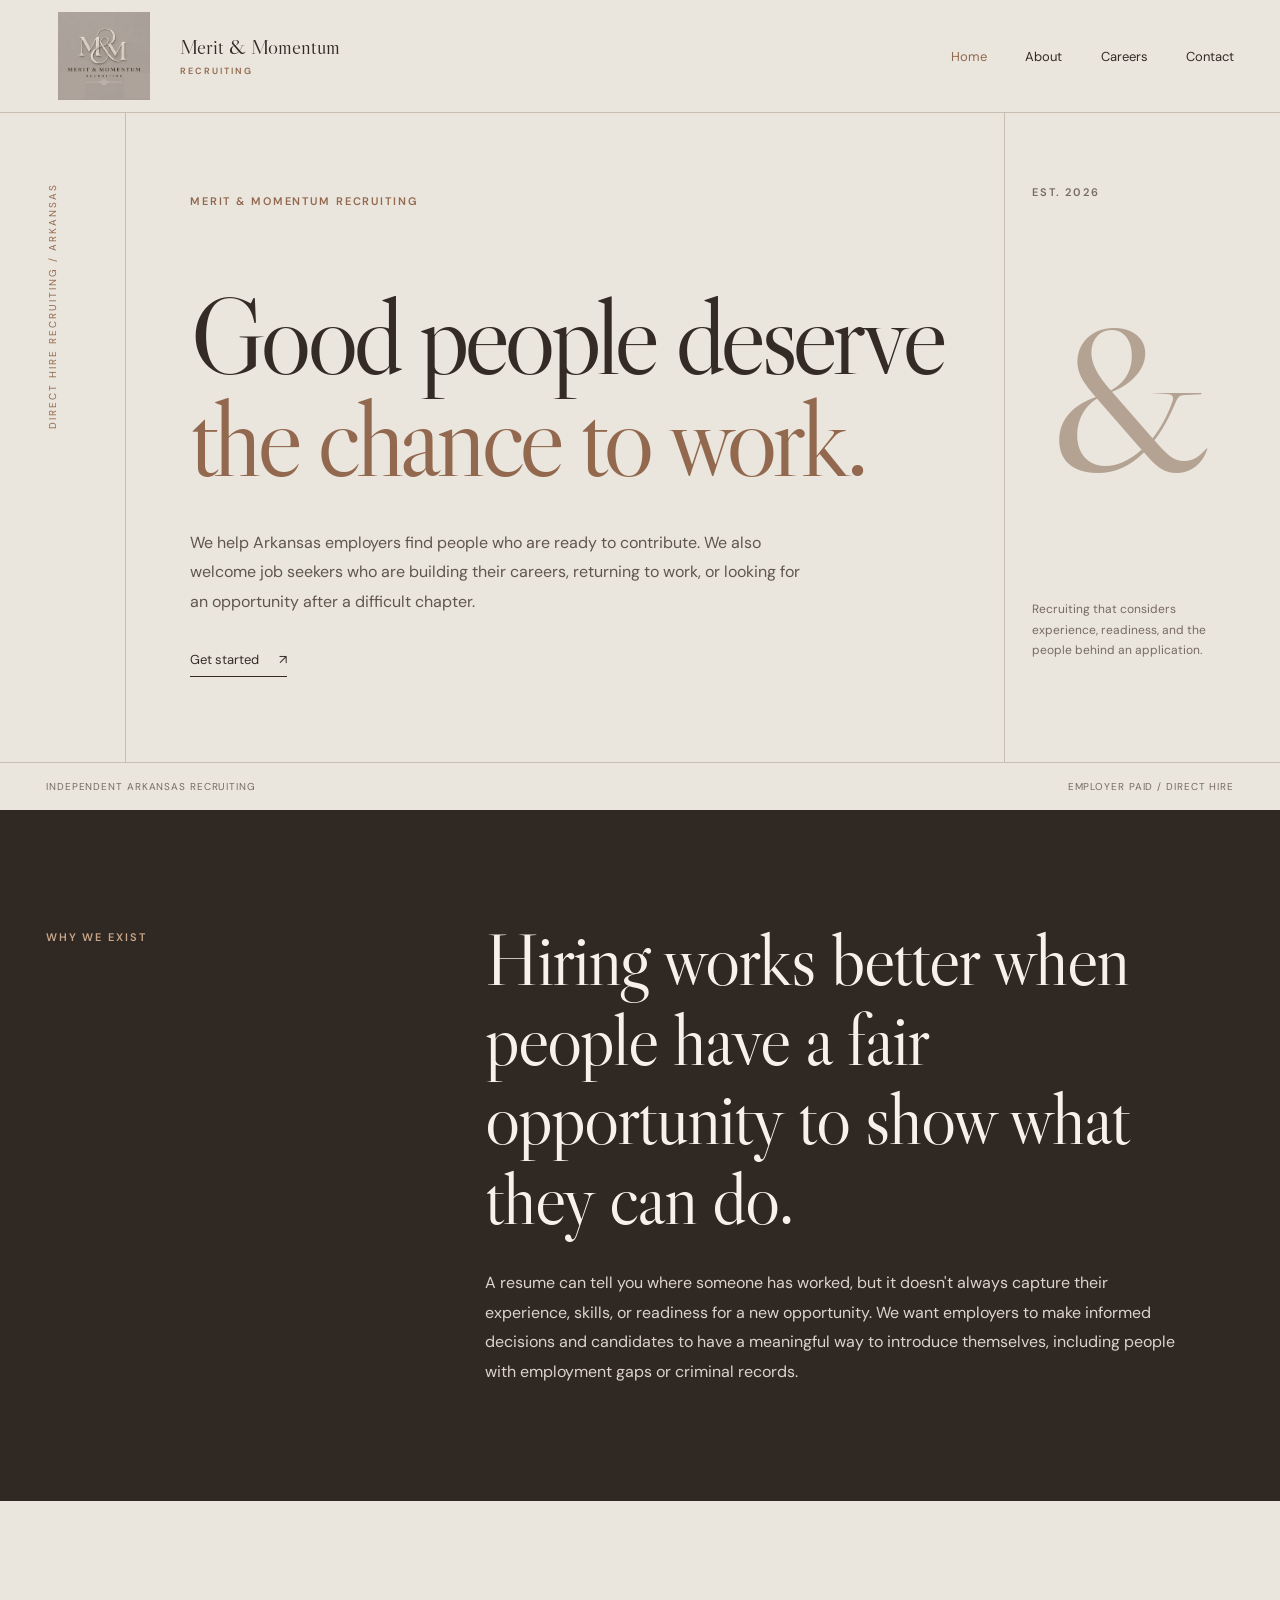
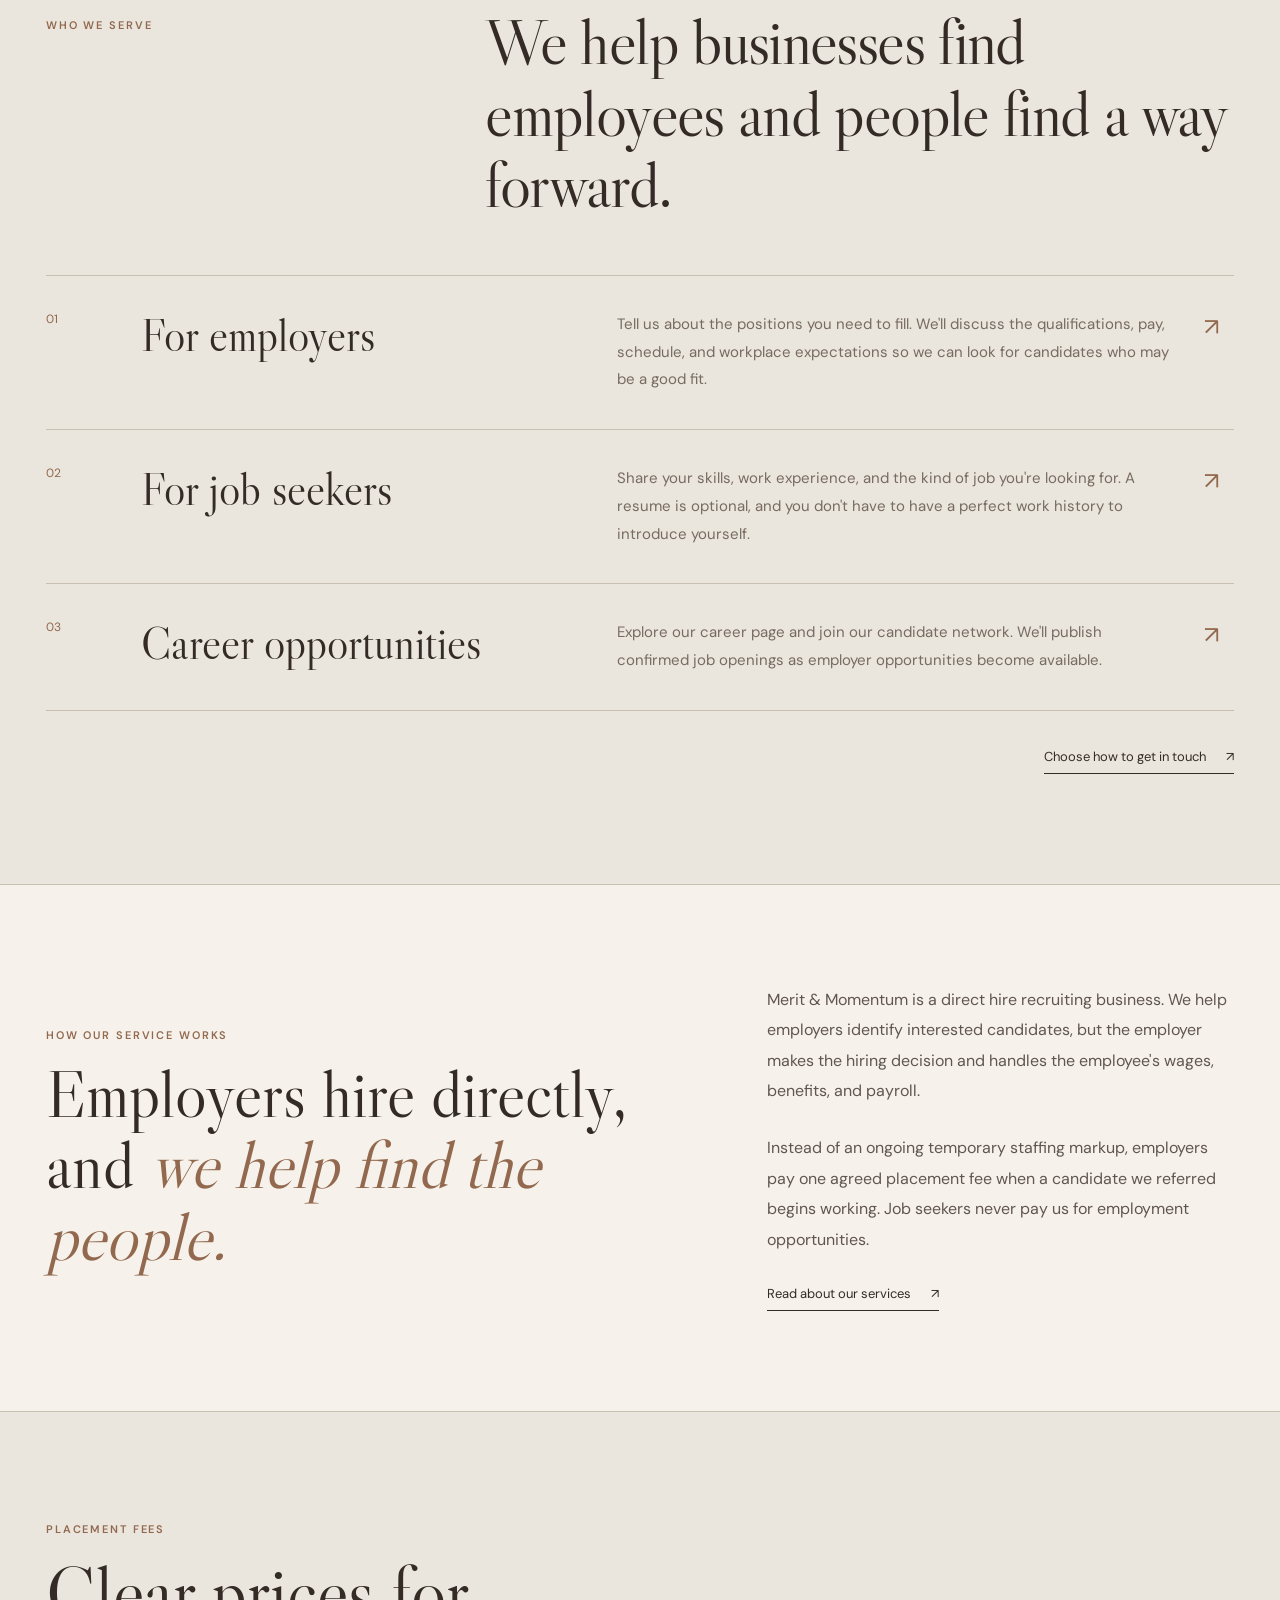
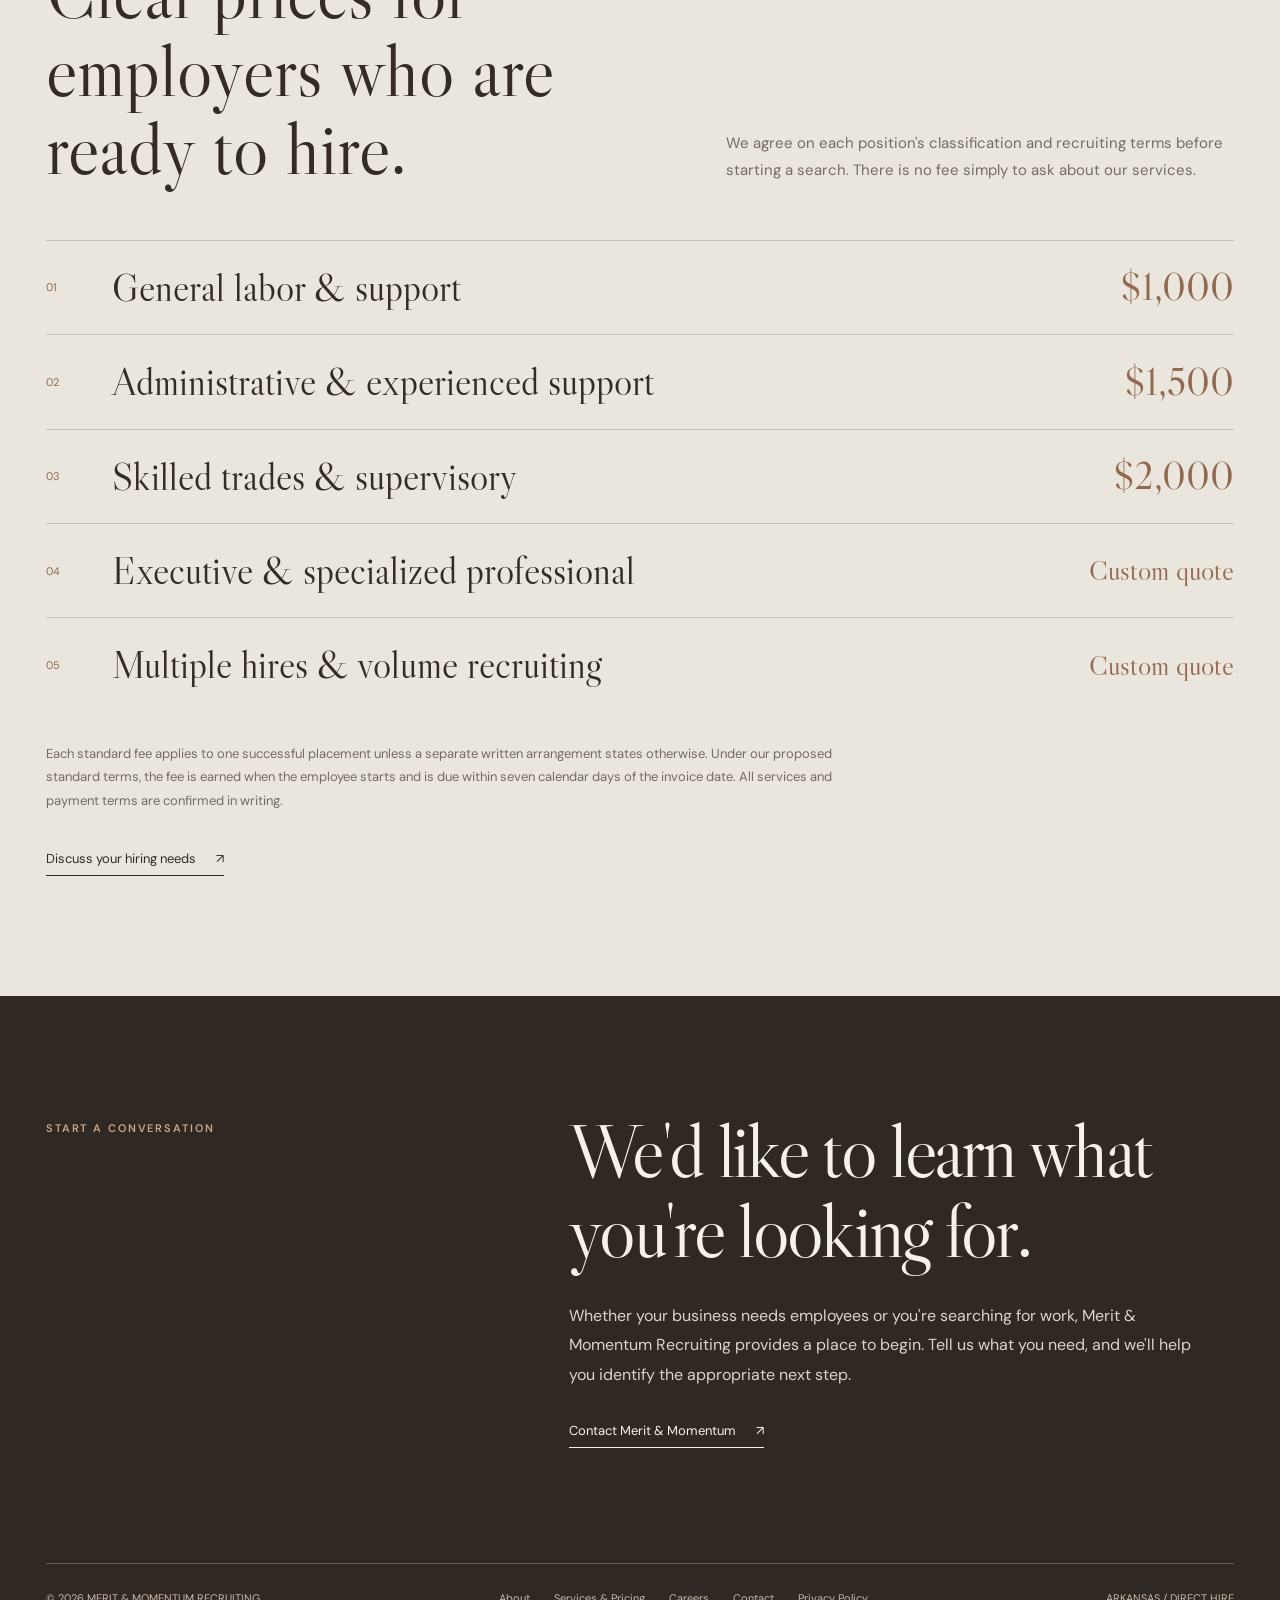
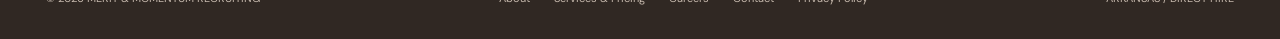
<file: index.html>
<!DOCTYPE html>
<html lang="en">

<head>
  <meta charset="UTF-8">
  <meta name="viewport" content="width=device-width, initial-scale=1">

  <meta
    name="description"
    content="Merit & Momentum Recruiting connects Arkansas employers with qualified candidates, including people seeking second chance employment."
  >

  <title>Merit & Momentum Recruiting | Arkansas</title>

  <link rel="preconnect" href="https://fonts.googleapis.com">
  <link rel="preconnect" href="https://fonts.gstatic.com" crossorigin>

  <link
    href="https://fonts.googleapis.com/css2?family=DM+Sans:wght@400;500;600&family=Libre+Caslon+Display&display=swap"
    rel="stylesheet"
  >

  <style>

    :root {
      --paper: #eae5dd;
      --milk: #f6f2eb;
      --ink: #342b26;
      --muted: #776b62;
      --bronze: #92694e;
      --line: #c9beb2;
      --night: #302823;
      --serif: "Libre Caslon Display", Georgia, serif;
      --sans: "DM Sans", Arial, sans-serif;
    }

    * {
      box-sizing: border-box;
    }

    html {
      scroll-behavior: smooth;
    }

    body {
      margin: 0;
      background: var(--paper);
      color: var(--ink);
      font-family: var(--sans);
      -webkit-font-smoothing: antialiased;
    }

    a {
      color: inherit;
      text-decoration: none;
    }

    a:focus-visible {
      outline: 2px solid var(--bronze);
      outline-offset: 4px;
    }

    img {
      max-width: 100%;
    }

    .wrap {
      width: min(1320px, calc(100% - 92px));
      margin: auto;
    }

    .caps {
      font-size: 11px;
      letter-spacing: .17em;
      text-transform: uppercase;
      font-weight: 600;
    }

    .link {
      display: inline-flex;
      gap: 20px;
      align-items: center;
      border-bottom: 1px solid currentColor;
      padding-bottom: 8px;
      font-size: 13px;
      transition: gap .2s;
    }

    .link:hover {
      gap: 28px;
    }

    h1, h2, h3, p {
      margin-top: 0;
    }

    h1, h2, h3 {
      font-family: var(--serif);
      font-weight: 400;
    }

    /* HEADER */

    header {
      border-bottom: 1px solid var(--line);
      background: var(--paper);
    }

    .topbar {
      min-height: 112px;
      display: flex;
      align-items: center;
      justify-content: space-between;
      gap: 28px;
    }

    .brand {
      display: flex;
      align-items: center;
      gap: 18px;
      min-width: 0;
    }

    /* OFFICIAL LOGO */

    .brand-logo {
      width: 116px;
      height: 88px;
      object-fit: contain;
      display: block;
      flex-shrink: 0;
    }

    .brand-text {
      display: flex;
      flex-direction: column;
      gap: 5px;
    }

    .brand-text strong {
      font: 400 21px/1.15 var(--serif);
      color: var(--ink);
    }

    .brand-text small {
      font-size: 9px;
      letter-spacing: .22em;
      font-weight: 600;
      color: var(--bronze);
    }

    nav {
      display: flex;
      align-items: center;
      gap: clamp(18px, 3vw, 46px);
    }

    nav a {
      font-size: 13px;
      padding: 8px 0;
      white-space: nowrap;
    }

    nav a:hover,
    nav a[aria-current="page"] {
      color: var(--bronze);
    }

    /* HERO */

    .hero {
      border-bottom: 1px solid var(--line);
    }

    .hero-grid {
      min-height: 640px;
      display: grid;
      grid-template-columns: 80px minmax(0, 1fr) 230px;
    }

    .hero-rail {
      border-right: 1px solid var(--line);
      padding-top: 70px;
    }

    .hero-rail span {
      writing-mode: vertical-rl;
      transform: rotate(180deg);
      font-size: 10px;
      letter-spacing: .2em;
      color: var(--bronze);
    }

    .hero-main {
      padding: 76px 50px 85px clamp(36px, 5vw, 76px);
    }

    .hero .caps {
      color: var(--bronze);
    }

    .hero h1 {
      font-size: clamp(70px, 8.5vw, 135px);
      letter-spacing: -.052em;
      line-height: .94;
      margin: 75px 0 38px;
      max-width: 850px;
    }

    .hero h1 em {
      font-style: normal;
      color: var(--bronze);
    }

    .hero p {
      color: #61564f;
      line-height: 1.85;
      font-size: 16px;
      max-width: 630px;
      margin-bottom: 32px;
    }

    .hero-aside {
      border-left: 1px solid var(--line);
      padding: 72px 0 70px 27px;
      display: flex;
      flex-direction: column;
      justify-content: space-between;
    }

    .hero-aside .amp {
      font: 400 200px/.9 var(--serif);
      color: #b4a393;
      align-self: center;
    }

    .hero-aside p {
      font-size: 12px;
      line-height: 1.7;
      color: var(--muted);
    }

    .subline {
      display: flex;
      justify-content: space-between;
      gap: 20px;
      padding: 17px 0;
      font-size: 10px;
      color: var(--muted);
      letter-spacing: .09em;
    }

    /* OUR PURPOSE */

    .belief {
      background: var(--night);
      color: var(--milk);
      padding: 110px 0 115px;
    }

    .belief-grid {
      display: grid;
      grid-template-columns: 1fr 2fr;
      gap: 65px;
    }

    .belief .caps {
      color: #c7a689;
      padding-top: 10px;
    }

    .belief h2 {
      font-size: clamp(49px, 5.8vw, 83px);
      line-height: 1.07;
      letter-spacing: -.027em;
      max-width: 880px;
      margin-bottom: 30px;
    }

    .belief p {
      max-width: 690px;
      color: #ded3cb;
      font-size: 16px;
      line-height: 1.85;
      margin: 0;
    }

    /* SERVICES */

    .work {
      padding: 105px 0 110px;
    }

    .section-heading {
      display: grid;
      grid-template-columns: 1fr 2fr;
      gap: 65px;
      margin-bottom: 55px;
    }

    .section-heading .caps {
      color: var(--bronze);
      padding-top: 12px;
    }

    .section-heading h2 {
      font-size: clamp(48px, 5.1vw, 74px);
      line-height: 1.09;
      letter-spacing: -.025em;
      margin-bottom: 0;
    }

    .service {
      border-top: 1px solid var(--line);
      padding: 35px 0;
      display: grid;
      grid-template-columns:
        65px
        minmax(210px, 1fr)
        minmax(0, 1.25fr)
        30px;
      gap: 30px;
      align-items: start;
    }

    .service:last-of-type {
      border-bottom: 1px solid var(--line);
    }

    .service .number {
      font-size: 12px;
      color: var(--bronze);
    }

    .service h3 {
      font-size: clamp(30px, 3.5vw, 48px);
      line-height: 1.12;
      margin: 0;
    }

    .service p {
      font-size: 15px;
      line-height: 1.85;
      color: var(--muted);
      margin: 0;
    }

    .service .arrow {
      font-size: 24px;
      color: var(--bronze);
    }

    .work-foot {
      text-align: right;
      margin-top: 34px;
    }

    /* DIRECT HIRE MODEL */

    .model {
      background: var(--milk);
      border-top: 1px solid var(--line);
      border-bottom: 1px solid var(--line);
      padding: 100px 0;
    }

    .model-grid {
      display: grid;
      grid-template-columns: 1.15fr .85fr;
      gap: 90px;
      align-items: center;
    }

    .model h2 {
      font-size: clamp(48px, 5.2vw, 77px);
      line-height: 1.08;
      margin: 14px 0 0;
    }

    .model h2 em {
      font-style: italic;
      color: var(--bronze);
    }

    .model p {
      font-size: 16px;
      color: #61564f;
      line-height: 1.9;
      margin-bottom: 27px;
    }

    /* PRICING */

    .pricing {
      padding: 105px 0 120px;
    }

    .pricing-top {
      display: grid;
      grid-template-columns: 1.1fr .9fr;
      gap: 60px;
      align-items: end;
      margin-bottom: 52px;
    }

    .pricing h2 {
      font-size: clamp(50px, 5.8vw, 79px);
      line-height: 1.05;
      margin: 16px 0 0;
    }

    .pricing-top p {
      font-size: 15px;
      line-height: 1.8;
      color: var(--muted);
      margin-bottom: 4px;
    }

    .rate {
      border-top: 1px solid var(--line);
      padding: 25px 0;
      display: grid;
      grid-template-columns: 48px minmax(0, 1fr) 210px;
      gap: 18px;
      align-items: center;
    }

    .rate:last-of-type {
      border-bottom: 1px solid var(--line);
    }

    .rate .number {
      font-size: 11px;
      color: var(--bronze);
    }

    .rate .name {
      font: 400 clamp(25px, 3vw, 40px)/1.13 var(--serif);
    }

    .rate .price {
      text-align: right;
      font: 400 clamp(25px, 3vw, 42px)/1.1 var(--serif);
      color: var(--bronze);
    }

    .rate .price.custom {
      font-size: 28px;
    }

    .pricing-note {
      font-size: 13px;
      line-height: 1.8;
      color: var(--muted);
      max-width: 820px;
      margin-top: 30px;
    }

    .pricing-action {
      margin-top: 35px;
    }

    /* CLOSING */

    .closing {
      background: var(--night);
      color: var(--milk);
      padding: 115px 0;
    }

    .closing-grid {
      display: grid;
      grid-template-columns: 1fr 1.5fr;
      gap: 80px;
    }

    .closing .caps {
      color: #c7a689;
      padding-top: 10px;
    }

    .closing h2 {
      font-size: clamp(53px, 6vw, 88px);
      line-height: 1.04;
      letter-spacing: -.035em;
      margin-bottom: 30px;
    }

    .closing p {
      font-size: 16px;
      line-height: 1.85;
      color: #ded3cb;
      max-width: 650px;
      margin-bottom: 30px;
    }

    /* FOOTER */

    footer {
      background: var(--night);
      color: #c6b9ad;
    }

    .footer-grid {
      border-top: 1px solid #685c52;
      padding: 27px 0 34px;
      display: flex;
      justify-content: space-between;
      align-items: center;
      gap: 25px;
      flex-wrap: wrap;
      font-size: 11px;
    }

    .footer-links {
      display: flex;
      flex-wrap: wrap;
      gap: 24px;
    }

    .footer-links a:hover {
      color: white;
    }

    /* TABLET */

    @media (max-width: 1100px) {

      .wrap {
        width: calc(100% - 60px);
      }

      .hero-grid {
        grid-template-columns: 50px minmax(0, 1fr) 150px;
      }

      .hero-main {
        padding-left: 36px;
        padding-right: 25px;
      }

      .hero-aside .amp {
        font-size: 140px;
      }

    }

    @media (max-width: 850px) {

      .topbar {
        flex-wrap: wrap;
        padding: 18px 0;
      }

      .topbar nav {
        width: 100%;
        gap: 25px;
      }

      .hero-grid {
        grid-template-columns: 35px minmax(0, 1fr);
      }

      .hero-aside {
        display: none;
      }

      .hero-main {
        padding: 70px 10px 75px 30px;
      }

      .hero h1 {
        margin-top: 55px;
        font-size: clamp(65px, 10vw, 100px);
      }

      .belief-grid,
      .section-heading,
      .model-grid,
      .pricing-top,
      .closing-grid {
        grid-template-columns: 1fr;
        gap: 27px;
      }

      .service {
        grid-template-columns: 35px 1fr 25px;
        gap: 15px;
      }

      .service p {
        grid-column: 2;
        grid-row: 2;
      }

      .service .arrow {
        grid-column: 3;
        grid-row: 1;
      }

      .belief,
      .work,
      .model,
      .pricing,
      .closing {
        padding-top: 80px;
        padding-bottom: 85px;
      }

    }

    /* MOBILE */

    @media (max-width: 550px) {

      .wrap {
        width: calc(100% - 36px);
      }

      .topbar {
        gap: 18px;
      }

      .brand-logo {
        width: 88px;
        height: 68px;
      }

      .brand-text strong {
        font-size: 17px;
      }

      .brand-text small {
        font-size: 8px;
      }

      nav {
        justify-content: space-between;
        gap: 12px !important;
      }

      nav a {
        font-size: 12px;
      }

      .hero-grid {
        grid-template-columns: 1fr;
      }

      .hero-rail {
        display: none;
      }

      .hero-main {
        padding: 60px 0 68px;
      }

      .hero h1 {
        font-size: clamp(57px, 13vw, 76px);
      }

      .hero p {
        font-size: 15px;
      }

      .subline {
        font-size: 9px;
        flex-wrap: wrap;
      }

      .belief h2,
      .section-heading h2,
      .model h2,
      .pricing h2 {
        font-size: clamp(44px, 11vw, 62px);
      }

      .service {
        grid-template-columns: 22px 1fr 18px;
      }

      .service h3 {
        font-size: 32px;
      }

      .rate {
        grid-template-columns: 22px 1fr;
        gap: 13px;
      }

      .rate .price {
        grid-column: 2;
        text-align: left;
        font-size: 32px;
      }

      .rate .price.custom {
        font-size: 24px;
      }

      .rate .name {
        font-size: 30px;
      }

      .closing h2 {
        font-size: clamp(51px, 12vw, 68px);
      }

      .footer-grid {
        align-items: flex-start;
      }

    }

  </style>

</head>

<body>

  <!-- HEADER WITH OFFICIAL LOGO -->

  <header>
    <div class="wrap topbar">

      <a
        class="brand"
        href="index.html"
        aria-label="Merit and Momentum Recruiting homepage"
      >

        <img
          class="brand-logo"
          src="merit-momentum-logo.png"
          alt="Merit & Momentum Recruiting logo"
          width="116"
          height="88"
        >

        <span class="brand-text">
          <strong>Merit &amp; Momentum</strong>
          <small>RECRUITING</small>
        </span>

      </a>

      <nav aria-label="Main navigation">
        <a href="index.html" aria-current="page">Home</a>
        <a href="about.html">About</a>
        <a href="careers.html">Careers</a>
        <a href="contact.html">Contact</a>
      </nav>

    </div>
  </header>

  <main>

    <!-- INTRODUCTION -->

    <section class="hero">

      <div class="wrap hero-grid">

        <div class="hero-rail">
          <span>DIRECT HIRE RECRUITING / ARKANSAS</span>
        </div>

        <div class="hero-main">

          <span class="caps">
            Merit &amp; Momentum Recruiting
          </span>

          <h1>
            Good people deserve
            <em>the chance to work.</em>
          </h1>

          <p>
            We help Arkansas employers find people who
            are ready to contribute. We also welcome
            job seekers who are building their careers,
            returning to work, or looking for an
            opportunity after a difficult chapter.
          </p>

          <a class="link" href="contact.html">
            Get started
            <span aria-hidden="true">↗</span>
          </a>

        </div>

        <aside class="hero-aside">

          <span
            class="caps"
            style="color:var(--muted)"
          >
            EST. 2026
          </span>

          <span class="amp" aria-hidden="true">&amp;</span>

          <p>
            Recruiting that considers experience,
            readiness, and the people behind an application.
          </p>

        </aside>

      </div>

    </section>

    <div class="wrap subline">

      <span>
        INDEPENDENT ARKANSAS RECRUITING
      </span>

      <span>
        EMPLOYER PAID / DIRECT HIRE
      </span>

    </div>

    <!-- OUR PURPOSE -->

    <section class="belief">

      <div class="wrap belief-grid">

        <span class="caps">
          Why we exist
        </span>

        <div>

          <h2>
            Hiring works better when people have
            a fair opportunity to show what they can do.
          </h2>

          <p>
            A resume can tell you where someone has worked,
            but it doesn't always capture their experience,
            skills, or readiness for a new opportunity.
            We want employers to make informed decisions
            and candidates to have a meaningful way to
            introduce themselves, including people with
            employment gaps or criminal records.
          </p>

        </div>

      </div>

    </section>

    <!-- WHO WE HELP -->

    <section class="wrap work" id="services">

      <div class="section-heading">

        <span class="caps">
          Who we serve
        </span>

        <h2>
          We help businesses find employees
          and people find a way forward.
        </h2>

      </div>

      <a class="service" href="employers.html">

        <span class="number">01</span>

        <h3>
          For employers
        </h3>

        <p>
          Tell us about the positions you need to fill.
          We'll discuss the qualifications, pay, schedule,
          and workplace expectations so we can look for
          candidates who may be a good fit.
        </p>

        <span class="arrow" aria-hidden="true">↗</span>

      </a>

      <a class="service" href="candidates.html">

        <span class="number">02</span>

        <h3>
          For job seekers
        </h3>

        <p>
          Share your skills, work experience, and the kind
          of job you're looking for. A resume is optional,
          and you don't have to have a perfect work history
          to introduce yourself.
        </p>

        <span class="arrow" aria-hidden="true">↗</span>

      </a>

      <a class="service" href="careers.html">

        <span class="number">03</span>

        <h3>
          Career opportunities
        </h3>

        <p>
          Explore our career page and join our candidate
          network. We'll publish confirmed job openings
          as employer opportunities become available.
        </p>

        <span class="arrow" aria-hidden="true">↗</span>

      </a>

      <div class="work-foot">

        <a class="link" href="contact.html">
          Choose how to get in touch
          <span aria-hidden="true">↗</span>
        </a>

      </div>

    </section>

    <!-- DIRECT HIRE RECRUITING -->

    <section class="model">

      <div class="wrap model-grid">

        <div>

          <span
            class="caps"
            style="color:var(--bronze)"
          >
            How our service works
          </span>

          <h2>
            Employers hire directly,
            and <em>we help find the people.</em>
          </h2>

        </div>

        <div>

          <p>
            Merit &amp; Momentum is a direct hire recruiting
            business. We help employers identify interested
            candidates, but the employer makes the hiring
            decision and handles the employee's wages,
            benefits, and payroll.
          </p>

          <p>
            Instead of an ongoing temporary staffing markup,
            employers pay one agreed placement fee when a
            candidate we referred begins working.
            Job seekers never pay us for employment
            opportunities.
          </p>

          <a class="link" href="services.html">
            Read about our services
            <span aria-hidden="true">↗</span>
          </a>

        </div>

      </div>

    </section>

    <!-- PRICING -->

    <section class="wrap pricing" id="pricing">

      <div class="pricing-top">

        <div>

          <span
            class="caps"
            style="color:var(--bronze)"
          >
            Placement fees
          </span>

          <h2>
            Clear prices for employers
            who are ready to hire.
          </h2>

        </div>

        <p>
          We agree on each position's classification
          and recruiting terms before starting a search.
          There is no fee simply to ask about our services.
        </p>

      </div>

      <div class="rate">

        <span class="number">01</span>

        <span class="name">
          General labor &amp; support
        </span>

        <span class="price">
          $1,000
        </span>

      </div>

      <div class="rate">

        <span class="number">02</span>

        <span class="name">
          Administrative &amp; experienced support
        </span>

        <span class="price">
          $1,500
        </span>

      </div>

      <div class="rate">

        <span class="number">03</span>

        <span class="name">
          Skilled trades &amp; supervisory
        </span>

        <span class="price">
          $2,000
        </span>

      </div>

      <div class="rate">

        <span class="number">04</span>

        <span class="name">
          Executive &amp; specialized professional
        </span>

        <span class="price custom">
          Custom quote
        </span>

      </div>

      <div class="rate">

        <span class="number">05</span>

        <span class="name">
          Multiple hires &amp; volume recruiting
        </span>

        <span class="price custom">
          Custom quote
        </span>

      </div>

      <p class="pricing-note">
        Each standard fee applies to one successful
        placement unless a separate written arrangement
        states otherwise. Under our proposed standard
        terms, the fee is earned when the employee starts
        and is due within seven calendar days of the
        invoice date. All services and payment terms
        are confirmed in writing.
      </p>

      <div class="pricing-action">

        <a class="link" href="employers.html">
          Discuss your hiring needs
          <span aria-hidden="true">↗</span>
        </a>

      </div>

    </section>

    <!-- CLOSING: DIRECTS TO SEPARATE CONTACT PAGE -->

    <section class="closing">

      <div class="wrap closing-grid">

        <span class="caps">
          Start a conversation
        </span>

        <div>

          <h2>
            We'd like to learn what you're looking for.
          </h2>

          <p>
            Whether your business needs employees or
            you're searching for work, Merit &amp; Momentum
            Recruiting provides a place to begin.
            Tell us what you need, and we'll help you
            identify the appropriate next step.
          </p>

          <a class="link" href="contact.html">
            Contact Merit &amp; Momentum
            <span aria-hidden="true">↗</span>
          </a>

        </div>

      </div>

    </section>

  </main>

  <!-- FOOTER -->

  <footer>

    <div class="wrap footer-grid">

      <span>
        © 2026 MERIT &amp; MOMENTUM RECRUITING
      </span>

      <div class="footer-links">

        <a href="about.html">
          About
        </a>

        <a href="services.html">
          Services &amp; Pricing
        </a>

        <a href="careers.html">
          Careers
        </a>

        <a href="contact.html">
          Contact
        </a>

        <a href="privacy.html">
          Privacy Policy
        </a>

      </div>

      <span>
        ARKANSAS / DIRECT HIRE
      </span>

    </div>

  </footer>

</body>

</html>
</file>
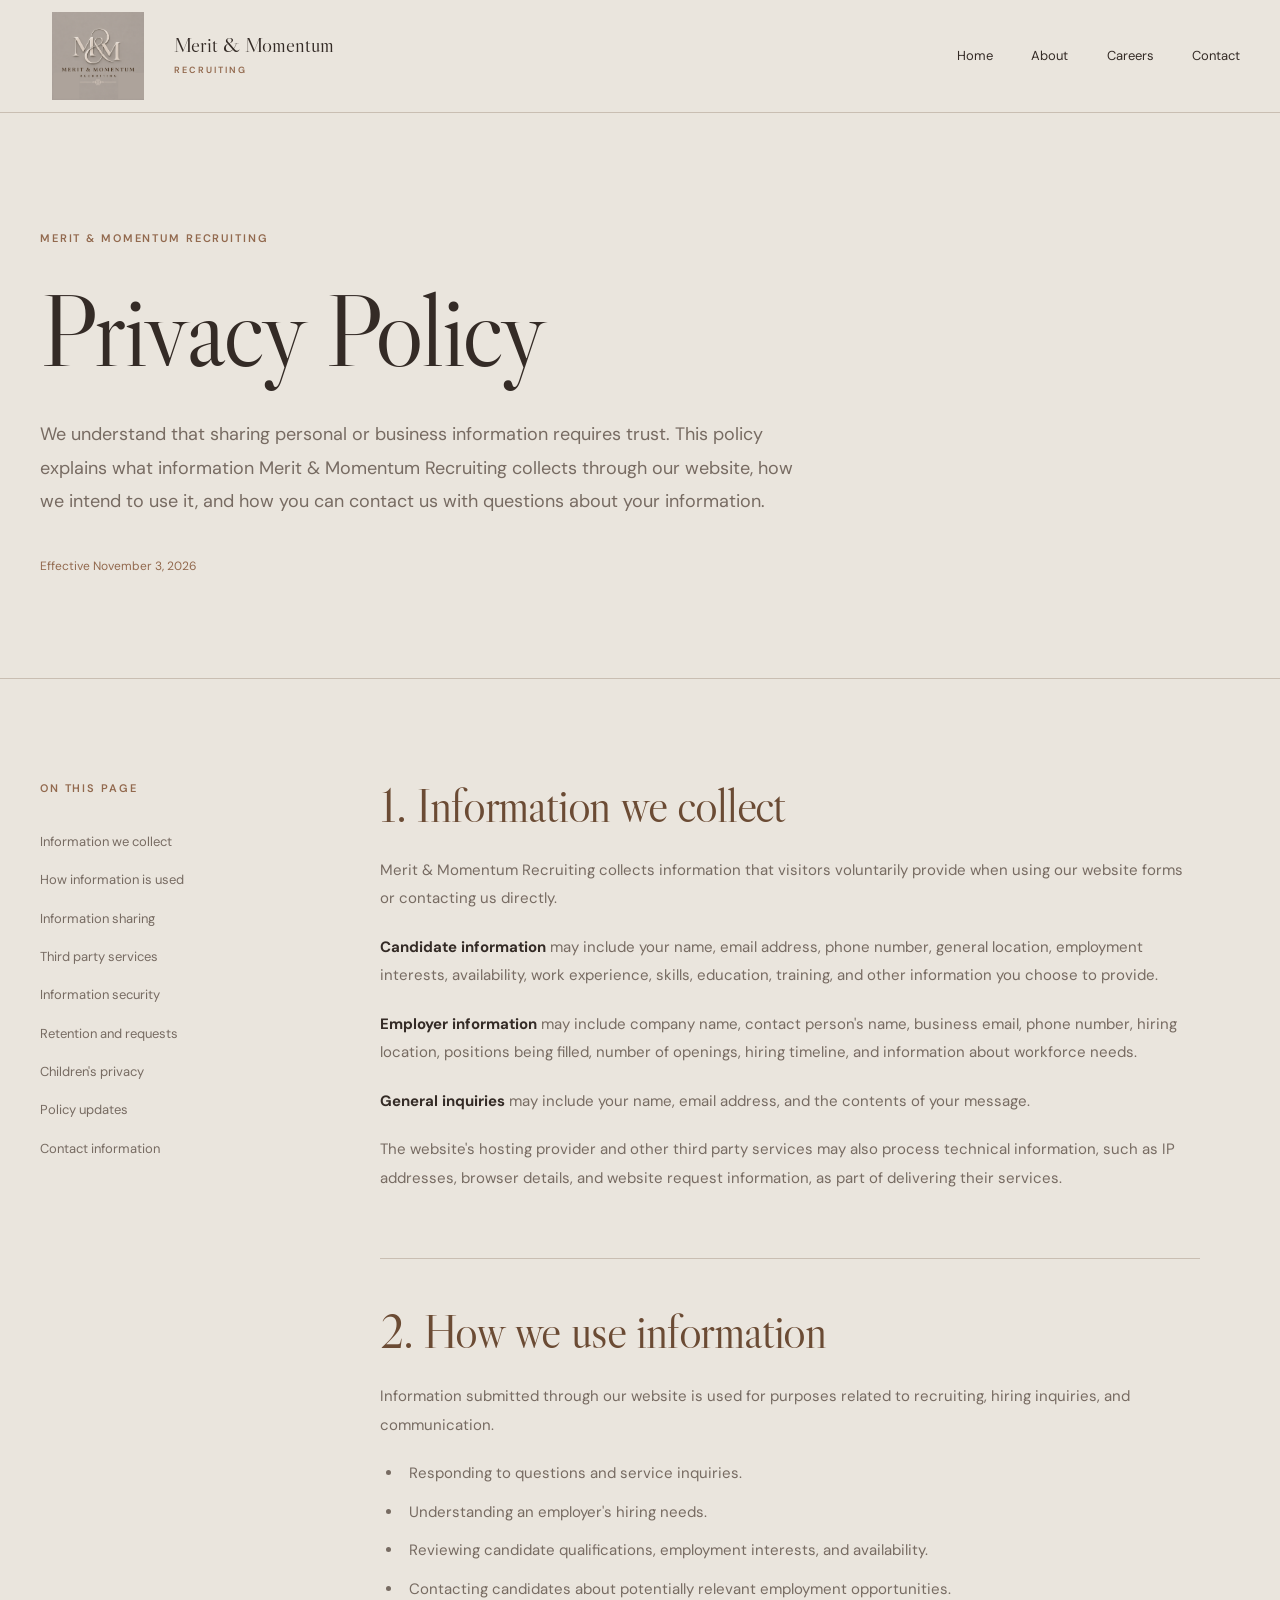
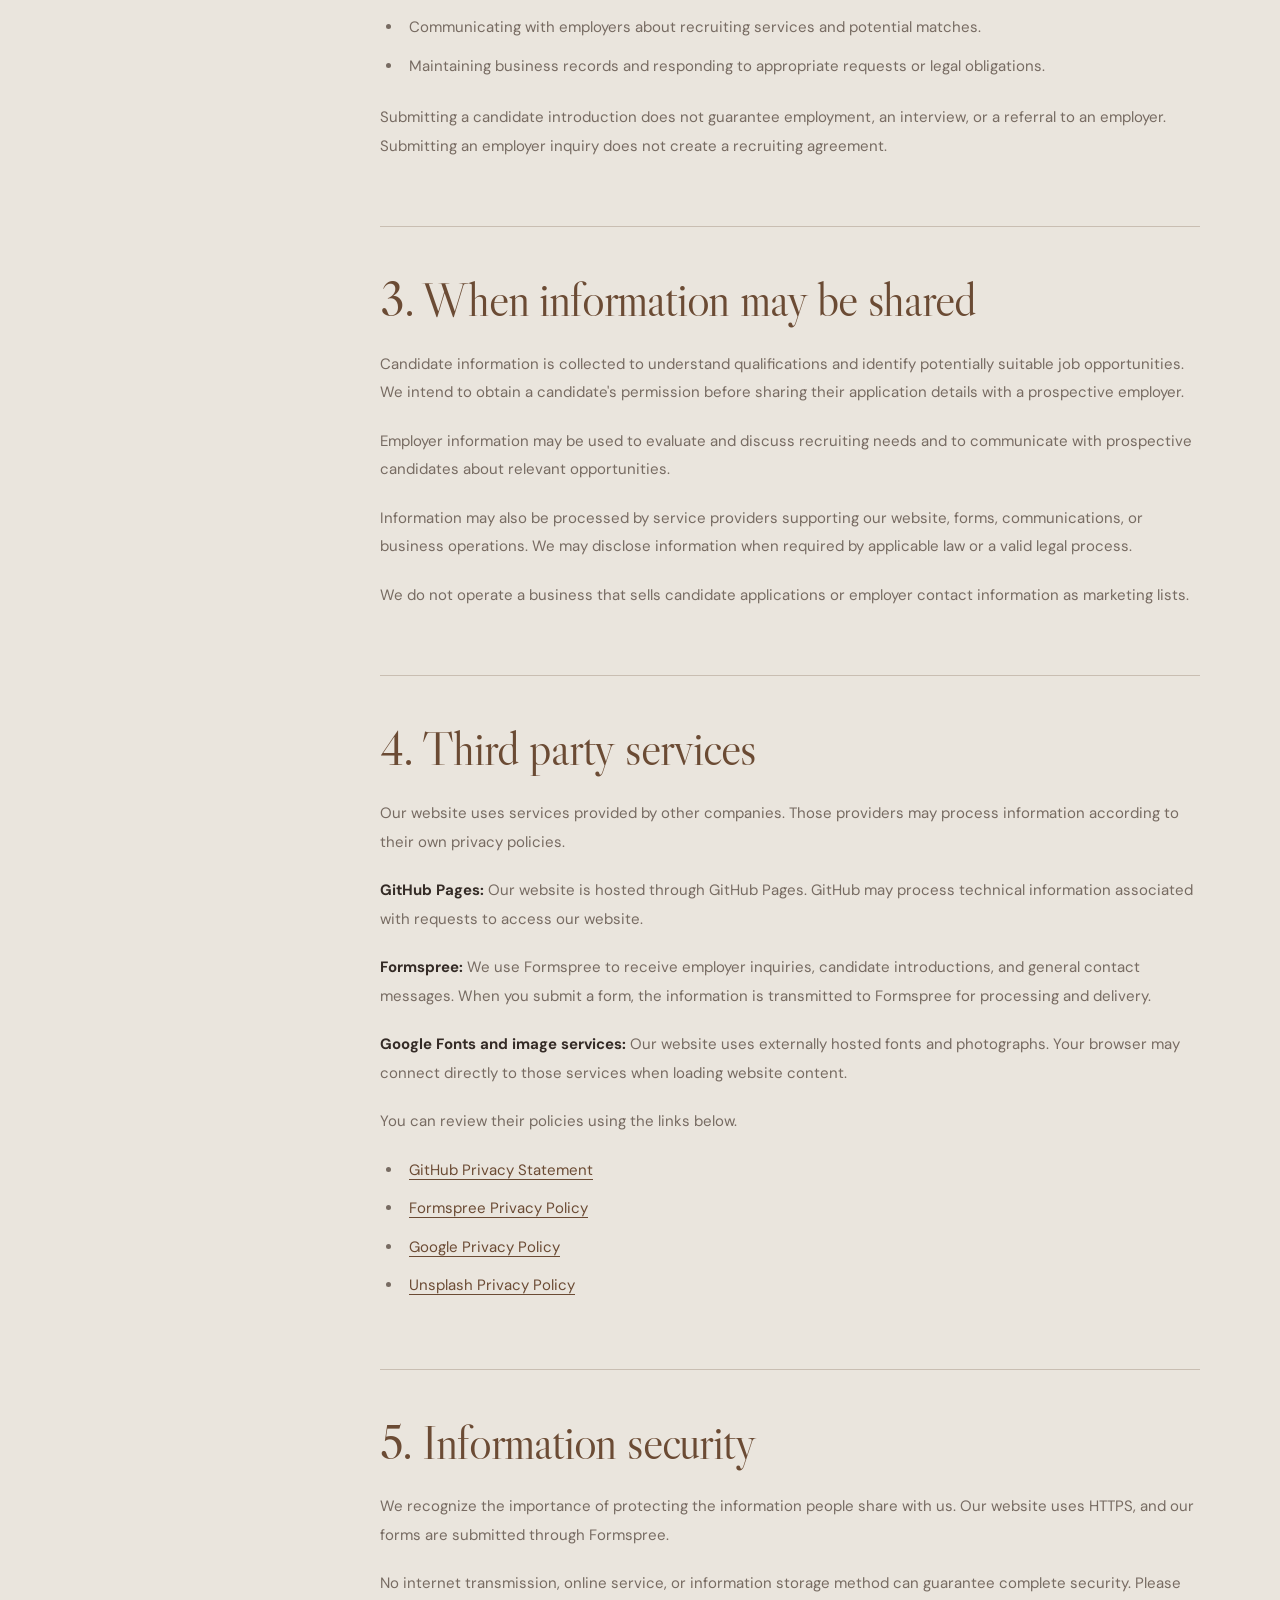
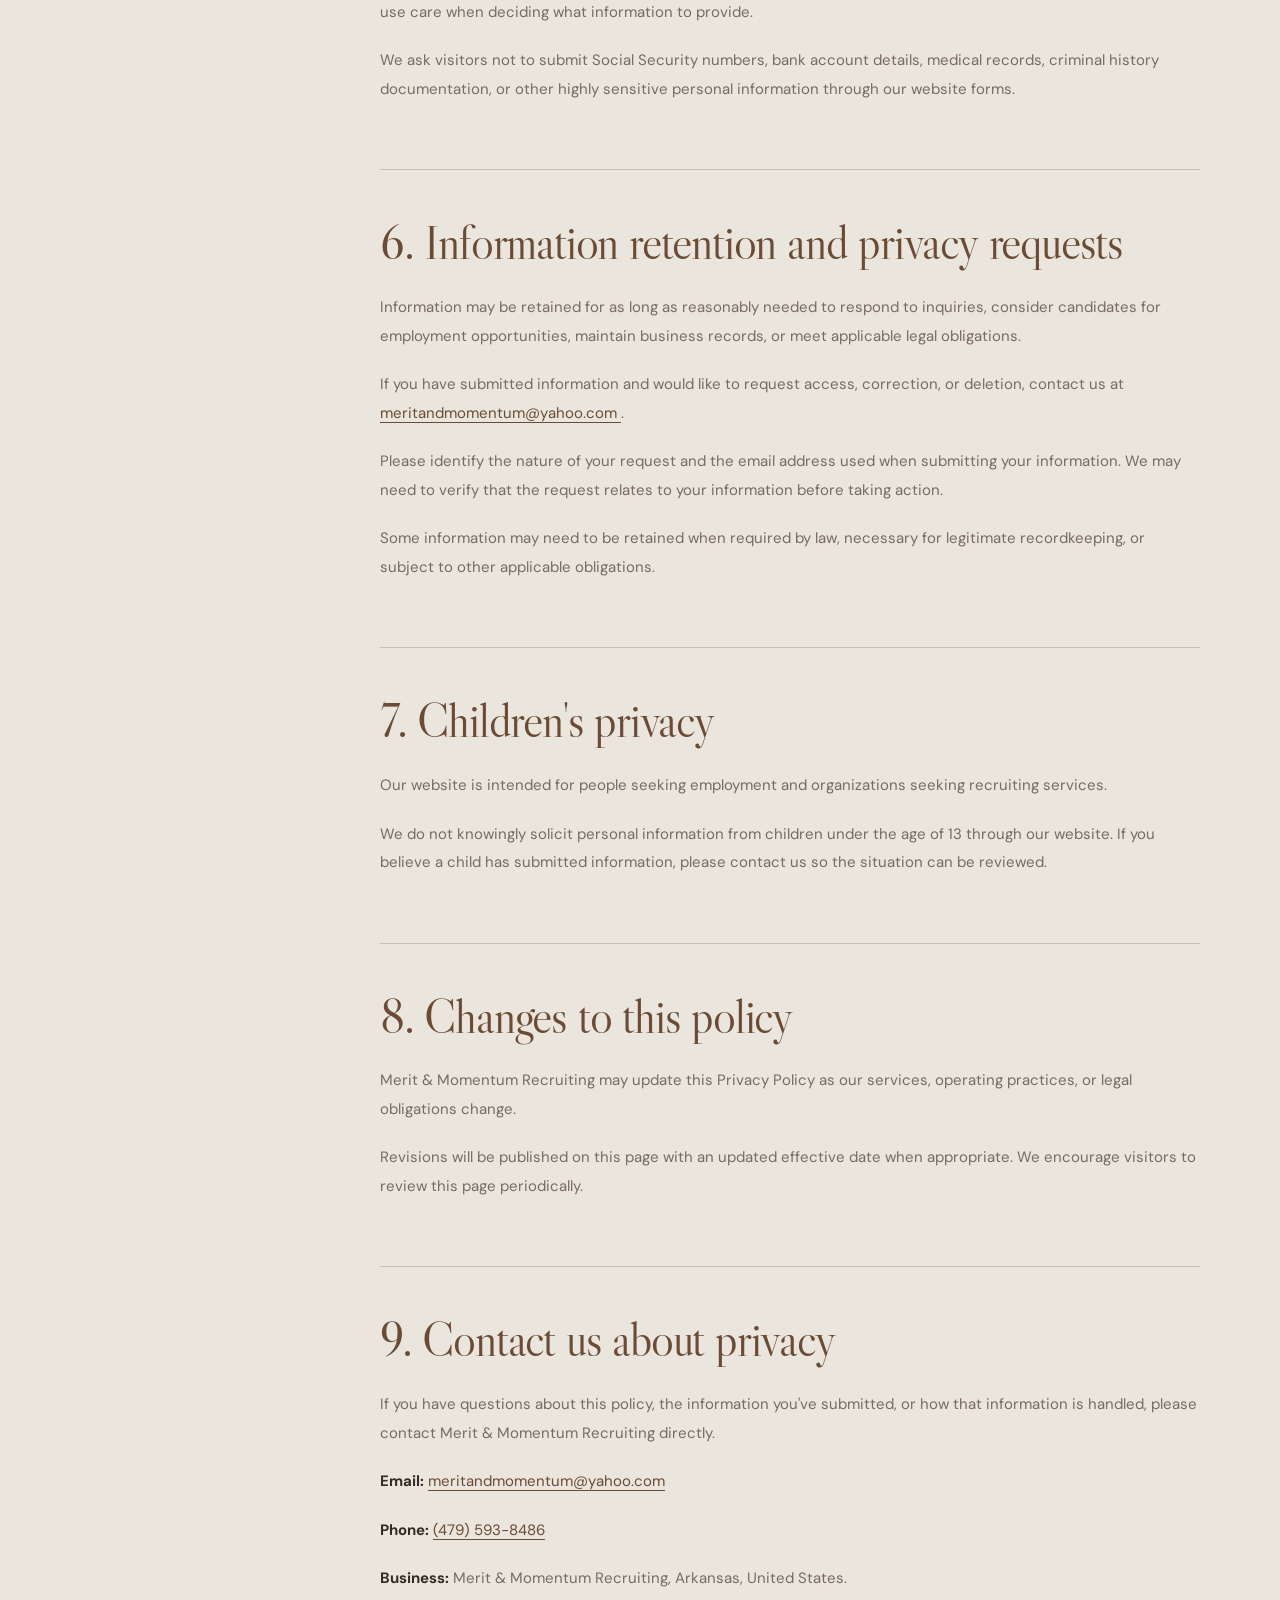
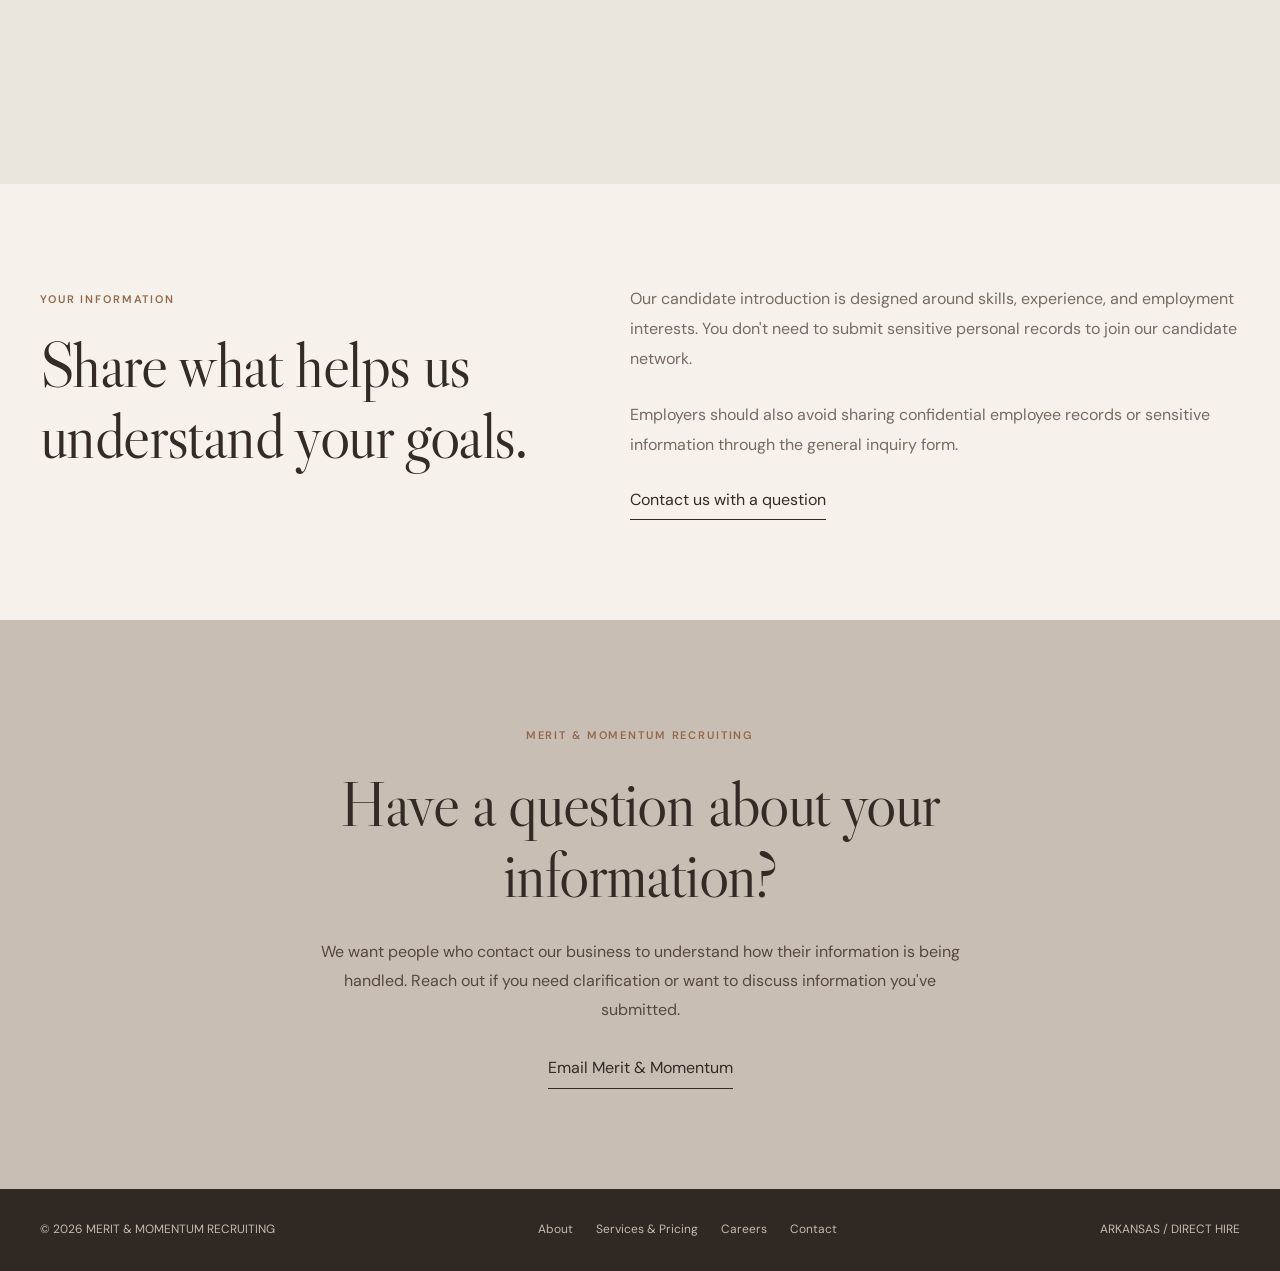
<file: privacy.html>
<!DOCTYPE html>
<html lang="en">
<head>
<meta charset="UTF-8">
<meta name="viewport" content="width=device-width, initial-scale=1">

<meta name="description" content="Read the Merit & Momentum Recruiting Privacy Policy to learn how we collect, use, and handle employer inquiries, candidate information, and website communications.">

<title>Privacy Policy | Merit & Momentum Recruiting</title>

<link rel="preconnect" href="https://fonts.googleapis.com">
<link rel="preconnect" href="https://fonts.gstatic.com" crossorigin>
<link href="https://fonts.googleapis.com/css2?family=DM+Sans:wght@400;500;600&family=Libre+Caslon+Display&display=swap" rel="stylesheet">

<style>
:root {
  --paper: #eae5dd;
  --milk: #f6f2eb;
  --taupe: #c8beb3;
  --ink: #342b26;
  --brown: #6b4b34;
  --bronze: #92694e;
  --muted: #776b62;
  --night: #302823;
  --line: #c9beb2;
  --serif: "Libre Caslon Display", Georgia, serif;
  --sans: "DM Sans", Arial, sans-serif;
}

* {
  box-sizing: border-box;
}

html {
  scroll-behavior: smooth;
}

body {
  margin: 0;
  background: var(--paper);
  color: var(--ink);
  font-family: var(--sans);
  line-height: 1.8;
  -webkit-font-smoothing: antialiased;
}

a {
  color: inherit;
  text-decoration: none;
}

a:focus-visible {
  outline: 2px solid var(--bronze);
  outline-offset: 4px;
}

img {
  display: block;
  max-width: 100%;
}

.wrap {
  width: min(1200px, calc(100% - 80px));
  margin: auto;
}

.caps {
  color: var(--bronze);
  font-size: 11px;
  font-weight: 600;
  letter-spacing: .17em;
  text-transform: uppercase;
}

h1, h2, h3 {
  font-family: var(--serif);
  font-weight: 400;
  letter-spacing: -.025em;
  line-height: 1.1;
}

.text-link {
  display: inline-block;
  border-bottom: 1px solid currentColor;
  padding-bottom: 5px;
}

.text-link:hover {
  color: var(--bronze);
}

/* SHARED HEADER */

header {
  background: var(--paper);
  border-bottom: 1px solid var(--line);
}

.topbar {
  min-height: 112px;
  display: flex;
  justify-content: space-between;
  align-items: center;
  gap: 28px;
}

.brand {
  display: flex;
  align-items: center;
  gap: 18px;
  min-width: 0;
}

.brand-logo {
  width: 116px;
  height: 88px;
  object-fit: contain;
  flex-shrink: 0;
}

.brand-text {
  display: flex;
  flex-direction: column;
  gap: 5px;
}

.brand-text strong {
  font: 400 21px/1.15 var(--serif);
}

.brand-text small {
  font-size: 9px;
  font-weight: 600;
  letter-spacing: .22em;
  color: var(--bronze);
}

nav {
  display: flex;
  align-items: center;
  gap: clamp(18px, 3vw, 46px);
  flex-wrap: wrap;
}

nav a {
  font-size: 13px;
  padding: 8px 0;
  white-space: nowrap;
}

nav a:hover,
nav a[aria-current="page"] {
  color: var(--bronze);
}

/* HERO */

.hero {
  padding: 110px 0 100px;
  border-bottom: 1px solid var(--line);
}

.hero h1 {
  font-size: clamp(64px, 8vw, 110px);
  margin: 22px 0 32px;
}

.hero p {
  font-size: 18px;
  line-height: 1.85;
  color: var(--muted);
  max-width: 780px;
  margin: 0;
}

.date-line {
  color: var(--bronze);
  font-size: 12px;
  margin-top: 38px;
}

/* POLICY CONTENT */

.policy {
  padding: 100px 0 125px;
  display: grid;
  grid-template-columns: 240px minmax(0, 1fr);
  gap: 100px;
  align-items: start;
}

.policy-nav {
  position: sticky;
  top: 30px;
  display: flex;
  flex-direction: column;
  gap: 15px;
}

.policy-nav .caps {
  margin-bottom: 16px;
}

.policy-nav a {
  font-size: 13px;
  color: var(--muted);
}

.policy-nav a:hover {
  color: var(--bronze);
}

.policy-content {
  max-width: 820px;
}

.policy-section {
  padding: 0 0 46px;
  margin-bottom: 46px;
  border-bottom: 1px solid var(--line);
  scroll-margin-top: 30px;
}

.policy-section:last-child {
  border-bottom: none;
  margin-bottom: 0;
}

.policy-section h2 {
  font-size: clamp(33px, 4vw, 48px);
  margin: 0 0 24px;
  color: var(--brown);
}

.policy-section p,
.policy-section li {
  font-size: 15px;
  line-height: 1.9;
  color: var(--muted);
}

.policy-section p {
  margin: 0 0 20px;
}

.policy-section ul {
  padding-left: 23px;
  margin: 0 0 23px;
}

.policy-section li {
  padding-left: 6px;
  margin-bottom: 10px;
}

.policy-section strong {
  color: var(--ink);
}

.policy-section a {
  color: var(--brown);
  text-decoration: underline;
  text-underline-offset: 4px;
  overflow-wrap: anywhere;
}

/* PRIVACY REMINDER */

.reminder {
  background: var(--milk);
  padding: 100px 0;
}

.reminder-grid {
  display: grid;
  grid-template-columns: .9fr 1.1fr;
  gap: 90px;
}

.reminder h2 {
  font-size: clamp(44px, 5vw, 68px);
  margin: 18px 0 0;
}

.reminder p {
  font-size: 16px;
  color: var(--muted);
  line-height: 1.9;
  margin: 0 0 25px;
}

/* CLOSING */

.closing {
  background: var(--taupe);
  padding: 100px 0;
  text-align: center;
}

.closing h2 {
  font-size: clamp(48px, 5vw, 75px);
  max-width: 780px;
  margin: 20px auto 28px;
}

.closing p {
  max-width: 650px;
  font-size: 16px;
  color: #58483e;
  margin: 0 auto 30px;
}

/* SHARED FOOTER */

footer {
  background: var(--night);
  color: #c6b9ad;
}

.footer-row {
  padding: 30px 0;
  display: flex;
  justify-content: space-between;
  align-items: center;
  gap: 25px;
  flex-wrap: wrap;
  font-size: 12px;
}

.footer-links {
  display: flex;
  flex-wrap: wrap;
  gap: 23px;
}

.footer-links a:hover {
  color: white;
}

/* RESPONSIVE */

@media (max-width: 950px) {
  .wrap {
    width: calc(100% - 40px);
  }

  .topbar {
    flex-wrap: wrap;
    padding: 20px 0;
  }

  nav {
    width: 100%;
  }

  .policy {
    grid-template-columns: 1fr;
    gap: 55px;
  }

  .policy-nav {
    position: static;
    display: flex;
    flex-direction: row;
    flex-wrap: wrap;
    gap: 14px 24px;
    border-bottom: 1px solid var(--line);
    padding-bottom: 30px;
  }

  .policy-nav .caps {
    width: 100%;
    margin-bottom: 0;
  }

  .reminder-grid {
    grid-template-columns: 1fr;
    gap: 35px;
  }
}

@media (max-width: 600px) {
  .wrap {
    width: calc(100% - 36px);
  }

  .brand-logo {
    width: 88px;
    height: 68px;
  }

  .brand-text strong {
    font-size: 17px;
  }

  .brand-text small {
    font-size: 8px;
  }

  nav {
    justify-content: space-between;
    gap: 12px;
  }

  nav a {
    font-size: 12px;
  }

  .hero {
    padding: 75px 0 70px;
  }

  .hero h1 {
    font-size: 62px;
  }

  .hero p {
    font-size: 16px;
  }

  .policy {
    padding: 65px 0 85px;
  }

  .policy-section h2 {
    font-size: 35px;
  }

  .reminder,
  .closing {
    padding: 75px 0;
  }

  .footer-row {
    flex-direction: column;
    align-items: flex-start;
  }
}
</style>
</head>

<body>

<!-- SHARED HEADER -->

<header>
  <div class="wrap topbar">

    <a
      class="brand"
      href="index.html"
      aria-label="Merit and Momentum Recruiting homepage"
    >

      <img
        class="brand-logo"
        src="merit-momentum-logo.png"
        alt="Merit & Momentum Recruiting logo"
        width="116"
        height="88"
      >

      <span class="brand-text">
        <strong>Merit &amp; Momentum</strong>
        <small>RECRUITING</small>
      </span>

    </a>

    <nav aria-label="Main navigation">
      <a href="index.html">Home</a>
      <a href="about.html">About</a>
      <a href="careers.html">Careers</a>
      <a href="contact.html">Contact</a>
    </nav>

  </div>
</header>

<main>

<!-- PAGE INTRODUCTION -->

<section class="hero">

  <div class="wrap">

    <span class="caps">
      Merit &amp; Momentum Recruiting
    </span>

    <h1>Privacy Policy</h1>

    <p>
      We understand that sharing personal or business
      information requires trust. This policy explains
      what information Merit &amp; Momentum Recruiting
      collects through our website, how we intend
      to use it, and how you can contact us with
      questions about your information.
    </p>

    <div class="date-line">
      Effective November 3, 2026
    </div>

  </div>

</section>

<!-- PRIVACY POLICY -->

<section class="wrap policy">

  <aside class="policy-nav" aria-label="Privacy policy sections">

    <span class="caps">On this page</span>

    <a href="#information">
      Information we collect
    </a>

    <a href="#use">
      How information is used
    </a>

    <a href="#sharing">
      Information sharing
    </a>

    <a href="#providers">
      Third party services
    </a>

    <a href="#security">
      Information security
    </a>

    <a href="#retention">
      Retention and requests
    </a>

    <a href="#children">
      Children's privacy
    </a>

    <a href="#changes">
      Policy updates
    </a>

    <a href="#contact">
      Contact information
    </a>

  </aside>

  <div class="policy-content">

    <!-- INFORMATION COLLECTED -->

    <section class="policy-section" id="information">

      <h2>1. Information we collect</h2>

      <p>
        Merit &amp; Momentum Recruiting collects
        information that visitors voluntarily
        provide when using our website forms
        or contacting us directly.
      </p>

      <p>
        <strong>Candidate information</strong>
        may include your name, email address,
        phone number, general location,
        employment interests, availability,
        work experience, skills, education,
        training, and other information you
        choose to provide.
      </p>

      <p>
        <strong>Employer information</strong>
        may include company name, contact
        person's name, business email,
        phone number, hiring location,
        positions being filled, number of
        openings, hiring timeline, and
        information about workforce needs.
      </p>

      <p>
        <strong>General inquiries</strong>
        may include your name, email address,
        and the contents of your message.
      </p>

      <p>
        The website's hosting provider and
        other third party services may also
        process technical information, such
        as IP addresses, browser details,
        and website request information,
        as part of delivering their services.
      </p>

    </section>

    <!-- HOW DATA IS USED -->

    <section class="policy-section" id="use">

      <h2>2. How we use information</h2>

      <p>
        Information submitted through our website
        is used for purposes related to recruiting,
        hiring inquiries, and communication.
      </p>

      <ul>
        <li>
          Responding to questions and service inquiries.
        </li>

        <li>
          Understanding an employer's hiring needs.
        </li>

        <li>
          Reviewing candidate qualifications,
          employment interests, and availability.
        </li>

        <li>
          Contacting candidates about potentially
          relevant employment opportunities.
        </li>

        <li>
          Communicating with employers about
          recruiting services and potential matches.
        </li>

        <li>
          Maintaining business records and responding
          to appropriate requests or legal obligations.
        </li>
      </ul>

      <p>
        Submitting a candidate introduction does not
        guarantee employment, an interview, or a
        referral to an employer. Submitting an employer
        inquiry does not create a recruiting agreement.
      </p>

    </section>

    <!-- INFORMATION SHARING -->

    <section class="policy-section" id="sharing">

      <h2>3. When information may be shared</h2>

      <p>
        Candidate information is collected to
        understand qualifications and identify
        potentially suitable job opportunities.
        We intend to obtain a candidate's
        permission before sharing their
        application details with a prospective
        employer.
      </p>

      <p>
        Employer information may be used to
        evaluate and discuss recruiting needs
        and to communicate with prospective
        candidates about relevant opportunities.
      </p>

      <p>
        Information may also be processed by
        service providers supporting our website,
        forms, communications, or business
        operations. We may disclose information
        when required by applicable law or
        a valid legal process.
      </p>

      <p>
        We do not operate a business that sells
        candidate applications or employer
        contact information as marketing lists.
      </p>

    </section>

    <!-- THIRD PARTY PROVIDERS -->

    <section class="policy-section" id="providers">

      <h2>4. Third party services</h2>

      <p>
        Our website uses services provided by
        other companies. Those providers may
        process information according to their
        own privacy policies.
      </p>

      <p>
        <strong>GitHub Pages:</strong>
        Our website is hosted through GitHub
        Pages. GitHub may process technical
        information associated with requests
        to access our website.
      </p>

      <p>
        <strong>Formspree:</strong>
        We use Formspree to receive employer
        inquiries, candidate introductions,
        and general contact messages. When
        you submit a form, the information
        is transmitted to Formspree for
        processing and delivery.
      </p>

      <p>
        <strong>Google Fonts and image services:</strong>
        Our website uses externally hosted fonts
        and photographs. Your browser may connect
        directly to those services when loading
        website content.
      </p>

      <p>
        You can review their policies using
        the links below.
      </p>

      <ul>
        <li>
          <a
            href="https://docs.github.com/en/site-policy/privacy-policies/github-general-privacy-statement"
            target="_blank"
            rel="noopener noreferrer"
          >
            GitHub Privacy Statement
          </a>
        </li>

        <li>
          <a
            href="https://formspree.io/legal/privacy-policy/"
            target="_blank"
            rel="noopener noreferrer"
          >
            Formspree Privacy Policy
          </a>
        </li>

        <li>
          <a
            href="https://policies.google.com/privacy"
            target="_blank"
            rel="noopener noreferrer"
          >
            Google Privacy Policy
          </a>
        </li>

        <li>
          <a
            href="https://unsplash.com/privacy"
            target="_blank"
            rel="noopener noreferrer"
          >
            Unsplash Privacy Policy
          </a>
        </li>
      </ul>

    </section>

    <!-- INFORMATION SECURITY -->

    <section class="policy-section" id="security">

      <h2>5. Information security</h2>

      <p>
        We recognize the importance of protecting
        the information people share with us.
        Our website uses HTTPS, and our forms
        are submitted through Formspree.
      </p>

      <p>
        No internet transmission, online service,
        or information storage method can guarantee
        complete security. Please use care when
        deciding what information to provide.
      </p>

      <p>
        We ask visitors not to submit Social
        Security numbers, bank account details,
        medical records, criminal history
        documentation, or other highly
        sensitive personal information
        through our website forms.
      </p>

    </section>

    <!-- RETENTION AND REQUESTS -->

    <section class="policy-section" id="retention">

      <h2>6. Information retention and privacy requests</h2>

      <p>
        Information may be retained for as long
        as reasonably needed to respond to inquiries,
        consider candidates for employment
        opportunities, maintain business records,
        or meet applicable legal obligations.
      </p>

      <p>
        If you have submitted information and
        would like to request access, correction,
        or deletion, contact us at
        <a href="mailto:meritandmomentum@yahoo.com">
          meritandmomentum@yahoo.com
        </a>.
      </p>

      <p>
        Please identify the nature of your request
        and the email address used when submitting
        your information. We may need to verify
        that the request relates to your information
        before taking action.
      </p>

      <p>
        Some information may need to be retained
        when required by law, necessary for
        legitimate recordkeeping, or subject
        to other applicable obligations.
      </p>

    </section>

    <!-- CHILDREN -->

    <section class="policy-section" id="children">

      <h2>7. Children's privacy</h2>

      <p>
        Our website is intended for people
        seeking employment and organizations
        seeking recruiting services.
      </p>

      <p>
        We do not knowingly solicit personal
        information from children under
        the age of 13 through our website.
        If you believe a child has submitted
        information, please contact us
        so the situation can be reviewed.
      </p>

    </section>

    <!-- POLICY CHANGES -->

    <section class="policy-section" id="changes">

      <h2>8. Changes to this policy</h2>

      <p>
        Merit &amp; Momentum Recruiting may update
        this Privacy Policy as our services,
        operating practices, or legal obligations
        change.
      </p>

      <p>
        Revisions will be published on this
        page with an updated effective date
        when appropriate. We encourage
        visitors to review this page
        periodically.
      </p>

    </section>

    <!-- CONTACT INFORMATION -->

    <section class="policy-section" id="contact">

      <h2>9. Contact us about privacy</h2>

      <p>
        If you have questions about this policy,
        the information you've submitted,
        or how that information is handled,
        please contact Merit &amp; Momentum
        Recruiting directly.
      </p>

      <p>
        <strong>Email:</strong>
        <a href="mailto:meritandmomentum@yahoo.com">
          meritandmomentum@yahoo.com
        </a>
      </p>

      <p>
        <strong>Phone:</strong>
        <a href="tel:+14795938486">
          (479) 593-8486
        </a>
      </p>

      <p>
        <strong>Business:</strong>
        Merit &amp; Momentum Recruiting,
        Arkansas, United States.
      </p>

    </section>

  </div>

</section>

<!-- IMPORTANT REMINDER -->

<section class="reminder">

  <div class="wrap reminder-grid">

    <div>
      <span class="caps">Your information</span>

      <h2>Share what helps us understand your goals.</h2>
    </div>

    <div>
      <p>
        Our candidate introduction is designed
        around skills, experience, and employment
        interests. You don't need to submit
        sensitive personal records to join
        our candidate network.
      </p>

      <p>
        Employers should also avoid sharing
        confidential employee records or
        sensitive information through
        the general inquiry form.
      </p>

      <a href="contact.html" class="text-link">
        Contact us with a question
      </a>
    </div>

  </div>

</section>

<!-- CLOSING -->

<section class="closing">

  <div class="wrap">

    <span class="caps">
      Merit &amp; Momentum Recruiting
    </span>

    <h2>Have a question about your information?</h2>

    <p>
      We want people who contact our business
      to understand how their information
      is being handled. Reach out if you
      need clarification or want to
      discuss information you've submitted.
    </p>

    <a
      href="mailto:meritandmomentum@yahoo.com"
      class="text-link"
    >
      Email Merit &amp; Momentum
    </a>

  </div>

</section>

</main>

<!-- SHARED FOOTER -->

<footer>

  <div class="wrap footer-row">

    <span>
      © 2026 MERIT &amp; MOMENTUM RECRUITING
    </span>

    <div class="footer-links">
      <a href="about.html">About</a>
      <a href="services.html">Services &amp; Pricing</a>
      <a href="careers.html">Careers</a>
      <a href="contact.html">Contact</a>
    </div>

    <span>
      ARKANSAS / DIRECT HIRE
    </span>

  </div>

</footer>

</body>
</html>
</file>
